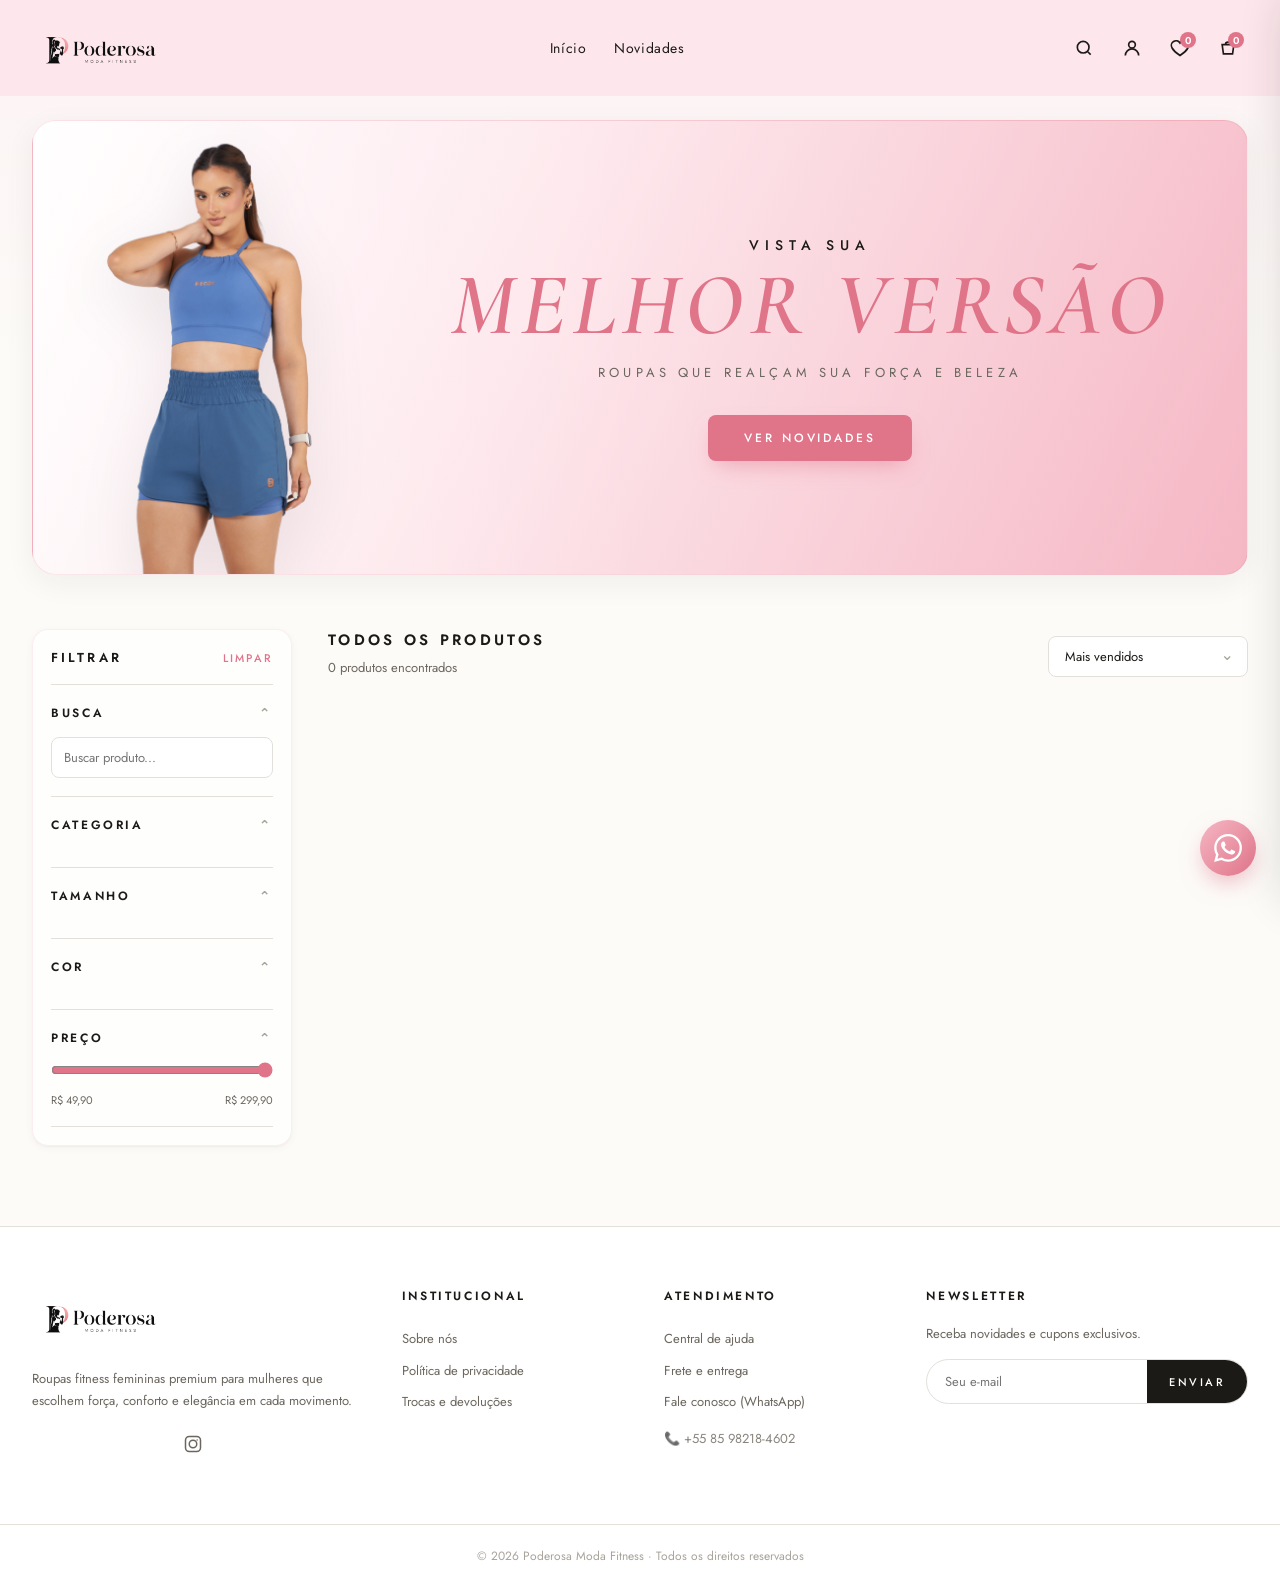
<file: index.html>
<!DOCTYPE html>
<html lang="pt-BR">
<head>
  <meta charset="UTF-8" />
  <meta name="viewport" content="width=device-width, initial-scale=1.0" />
  <title>Poderosa — Moda Fitness Premium</title>
  <meta name="description" content="Poderosa Moda Fitness — roupas femininas premium para alta performance, conforto e elegância." />
  <link rel="preconnect" href="https://fonts.googleapis.com">
  <link rel="preconnect" href="https://fonts.gstatic.com" crossorigin>
  <link href="https://fonts.googleapis.com/css2?family=Cormorant+Garamond:ital,wght@0,400;0,500;0,600;1,400&family=Jost:wght@300;400;500;600;700&display=swap" rel="stylesheet">
  <link rel="stylesheet" href="style.css" />
  <link rel="icon" type="image/png" href="assets/favicon.icon%20poderosa.png">
</head>
<body>
  <!-- HEADER -->
  <header class="header" id="header">
    <div class="header__inner">
      <a href="#" class="logo">
        <img src="assets/HEADER - Editado.png" alt="Poderosa" class="logo__img" />
      </a>

      <nav class="nav" id="nav">
        <a href="#" class="nav__link nav__link--active">Início</a>
        <a href="#produtos">Novidades</a>
      </nav>

      <div class="actions">
        <button class="icon-btn" aria-label="Buscar"><svg viewBox="0 0 24 24" fill="none" stroke="currentColor" stroke-width="2"><circle cx="11" cy="11" r="7"/><path d="m20 20-3.5-3.5"/></svg></button>
        <button class="icon-btn" aria-label="Conta"><svg viewBox="0 0 24 24" fill="none" stroke="currentColor" stroke-width="2"><circle cx="12" cy="8" r="4"/><path d="M4 21a8 8 0 0 1 16 0"/></svg></button>
        <button class="icon-btn icon-btn--badge" aria-label="Favoritos">
          <svg viewBox="0 0 24 24" fill="none" stroke="currentColor" stroke-width="2"><path d="M12 21s-7-4.5-9.5-9A5.5 5.5 0 0 1 12 6a5.5 5.5 0 0 1 9.5 6C19 16.5 12 21 12 21z"/></svg>
          <span class="badge" id="favoritesBadge">0</span>
        </button>
        <button class="icon-btn icon-btn--badge" id="cartButton" aria-label="Abrir sacola">
          <svg viewBox="0 0 24 24" fill="none" stroke="currentColor" stroke-width="2"><path d="M5 8h14l-1.5 11h-11z"/><path d="M9 8a3 3 0 0 1 6 0"/></svg>
          <span class="badge" id="cartBadge">0</span>
        </button>
        <button class="menu-toggle" id="menuToggle" aria-label="Menu">
          <span></span><span></span><span></span>
        </button>
      </div>
    </div>
  </header>

  <!-- HERO -->
  <section class="hero">
    <div class="hero__card">
      <img src="assets/hero model 2.png" alt="Modelo fitness" class="hero__model" />
      <div class="hero__content">
        <p class="hero__eyebrow">VISTA SUA</p>
        <h1 class="hero__title">Melhor Versão</h1>
        <p class="hero__sub">Roupas que realçam sua força e beleza</p>
        <a href="#produtos" class="btn btn--primary">VER NOVIDADES</a>
      </div>
    </div>
  </section>

  <!-- PRODUTOS -->
  <section class="shop" id="produtos">
    <div class="filter-overlay" id="filterOverlay"></div>
    <aside class="filters">
      <div class="filters__head">
        <h3>FILTRAR</h3>
        <button class="filters__close" id="closeFilters" aria-label="Fechar filtros">×</button>
        <button class="filters__clear" id="clearFilters">LIMPAR</button>
      </div>

      <div class="filter-group" data-group>
        <button class="filter-group__title">BUSCA <span>⌃</span></button>
        <div class="filter-group__body" style="padding:0">
          <input type="text" id="searchInput" placeholder="Buscar produto..." style="width:100%;padding:10px 12px;border:1px solid var(--gray-200);border-radius:8px;font-family:inherit;font-size:13px;" />
        </div>
      </div>

      <div class="filter-group" data-group>
        <button class="filter-group__title">CATEGORIA <span>⌃</span></button>
        <ul class="filter-group__body" data-filter="categories"></ul>
      </div>

      <div class="filter-group" data-group>
        <button class="filter-group__title">TAMANHO <span>⌃</span></button>
        <div class="filter-group__body sizes" data-filter="sizes"></div>
      </div>

      <div class="filter-group" data-group>
        <button class="filter-group__title">COR <span>⌃</span></button>
        <div class="filter-group__body colors" data-filter="colors"></div>
      </div>

      <div class="filter-group" data-group>
        <button class="filter-group__title">PREÇO <span>⌃</span></button>
        <div class="filter-group__body price">
          <input type="range" min="49" max="299" value="299" data-filter="price" />
          <div class="price__labels"><span>R$ 49,90</span><span>R$ 299,90</span></div>
        </div>
      </div>
    </aside>

    <div class="products">
      <div class="products__head">
        <div>
          <h2>TODOS OS PRODUTOS</h2>
          <p class="products__count"><span id="count">0</span> produtos encontrados</p>
        </div>
        <button class="filter-toggle" id="filterToggle" type="button">Filtrar</button>
        <div class="select">
          <select id="sortSelect" aria-label="Ordenar produtos">
            <option value="mais-vendidos">Mais vendidos</option>
            <option value="lancamentos">Novidades</option>
            <option value="menor-preco">Menor preço</option>
            <option value="maior-preco">Maior preço</option>
          </select>
        </div>
      </div>

      <div class="grid" id="grid"></div>
    </div>
  </section>

  <!-- FOOTER -->
  <footer class="footer">
    <div class="footer__inner">
      <div>
        <div class="logo logo--footer">
          <img src="assets/HEADER - Editado.png" alt="Poderosa" class="logo__img" />
        </div>
        <p>Roupas fitness femininas premium para mulheres que escolhem força, conforto e elegância em cada movimento.</p>
        <div class="social">
          <a class="social__link" href="https://www.instagram.com/poderosa_moda_fitnnes/" target="_blank" rel="noopener noreferrer" aria-label="Instagram">
            <svg xmlns="http://www.w3.org/2000/svg" width="18" height="18" viewBox="0 0 24 24" fill="none" stroke="currentColor" stroke-width="2" stroke-linecap="round" stroke-linejoin="round">
              <rect x="2" y="2" width="20" height="20" rx="5" ry="5"/>
              <circle cx="12" cy="12" r="5"/>
              <line x1="17.5" y1="6.5" x2="17.51" y2="6.5"/>
            </svg>
          </a>
        </div>
      </div>

      <div>

        <h4>INSTITUCIONAL</h4>
        <a href="#">Sobre nós</a><a href="#">Política de privacidade</a><a href="#">Trocas e devoluções</a>
      </div>
      <div>
        <h4>ATENDIMENTO</h4>
        <a href="#">Central de ajuda</a><a href="#">Frete e entrega</a><a href="#" data-whatsapp-contact target="_blank" rel="noopener noreferrer">Fale conosco (WhatsApp)</a>
        <p style="margin-top:10px;font-size:13px;opacity:.8">📞 +55 85 98218-4602</p>
      </div>
      <div>
        <h4>NEWSLETTER</h4>
        <p>Receba novidades e cupons exclusivos.</p>
        <form class="newsletter" onsubmit="event.preventDefault();this.querySelector('button').textContent='OK ✓'">
          <input type="email" placeholder="Seu e-mail" required>
          <button>ENVIAR</button>
        </form>
      </div>
    </div>
    <div class="footer__bottom">© 2026 Poderosa Moda Fitness · Todos os direitos reservados</div>
  </footer>

  <div class="cart-overlay" id="cartOverlay"></div>
  <aside class="cart-drawer" id="cartDrawer" aria-hidden="true">
    <div class="cart-drawer__head">
      <div>
        <p>Sua sacola</p>
        <h2>Pedido Poderosa</h2>
      </div>
      <button class="cart-close" id="cartClose" type="button" aria-label="Fechar sacola">×</button>
    </div>

    <div class="cart-items" id="cartItems"></div>

    <div class="cart-footer">
      <div class="cart-total">
        <span>Total</span>
        <strong id="cartTotal">R$ 0,00</strong>
      </div>
      <button class="cart-checkout" id="cartCheckout" type="button">Finalizar pedido no WhatsApp</button>
      <button class="cart-clear" id="cartClear" type="button">Limpar sacola</button>
    </div>
  </aside>

  <div class="toast" id="toast" role="status" aria-live="polite"></div>

  <a href="#" data-whatsapp-contact target="_blank" rel="noopener noreferrer" class="whatsapp" aria-label="WhatsApp">
    <svg xmlns="http://www.w3.org/2000/svg" width="28" height="28" viewBox="0 0 24 24" fill="white">
      <path d="M17.472 14.382c-.297-.149-1.758-.867-2.03-.967-.273-.099-.471-.148-.67.15-.197.297-.767.966-.94 1.164-.173.199-.347.223-.644.075-.297-.15-1.255-.463-2.39-1.475-.883-.788-1.48-1.761-1.653-2.059-.173-.297-.018-.458.13-.606.134-.133.298-.347.446-.52.149-.174.198-.298.298-.497.099-.198.05-.371-.025-.52-.075-.149-.669-1.612-.916-2.207-.242-.579-.487-.5-.669-.51-.173-.008-.371-.01-.57-.01-.198 0-.52.074-.792.372-.272.297-1.04 1.016-1.04 2.479 0 1.462 1.065 2.875 1.213 3.074.149.198 2.096 3.2 5.077 4.487.709.306 1.262.489 1.694.625.712.227 1.36.195 1.871.118.571-.085 1.758-.719 2.006-1.413.248-.694.248-1.289.173-1.413-.074-.124-.272-.198-.57-.347m-5.421 7.403h-.004a9.87 9.87 0 01-5.031-1.378l-.361-.214-3.741.982.998-3.648-.235-.374a9.86 9.86 0 01-1.51-5.26c.001-5.45 4.436-9.884 9.888-9.884 2.64 0 5.122 1.03 6.988 2.898a9.825 9.825 0 012.893 6.994c-.003 5.45-4.437 9.884-9.885 9.884m8.413-18.297A11.815 11.815 0 0012.05 0C5.495 0 .16 5.335.157 11.892c0 2.096.547 4.142 1.588 5.945L.057 24l6.305-1.654a11.882 11.882 0 005.683 1.448h.005c6.554 0 11.89-5.335 11.893-11.893a11.821 11.821 0 00-3.48-8.413z"/>
    </svg>
  </a>

  <script src="supabase-config.js"></script>
  <script src="products.js"></script>
  <script type="module" src="script.js"></script>
</body>
</html>
</file>
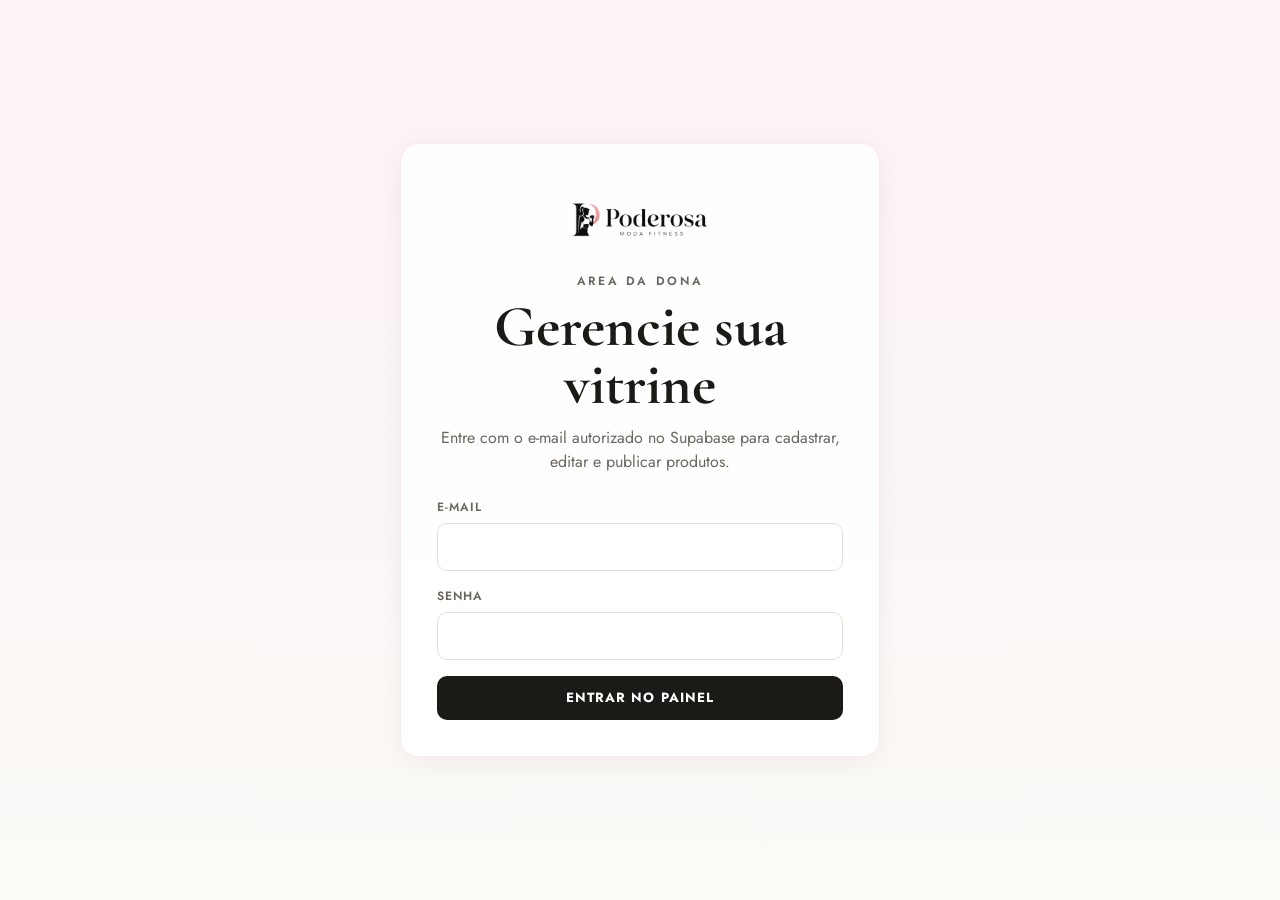
<file: admin.html>
<!DOCTYPE html>
<html lang="pt-BR">
<head>
  <meta charset="UTF-8">
  <meta name="viewport" content="width=device-width, initial-scale=1.0">
  <title>Admin Poderosa — Produtos</title>
  <meta name="robots" content="noindex">
  <link rel="preconnect" href="https://fonts.googleapis.com">
  <link rel="preconnect" href="https://fonts.gstatic.com" crossorigin>
  <link href="https://fonts.googleapis.com/css2?family=Cormorant+Garamond:ital,wght@0,500;0,600;1,500&family=Jost:wght@300;400;500;600;700&display=swap" rel="stylesheet">
  <link rel="stylesheet" href="style.css">
  <link rel="stylesheet" href="admin.css">
  <link rel="icon" type="image/png" href="assets/favicon.icon%20poderosa.png">
</head>
<body class="admin-page">
  <main class="admin-shell">
    <section class="admin-login" id="loginView">
      <div class="admin-login__card">
        <img src="assets/HEADER - Editado.png" alt="Poderosa" class="admin-login__logo">
        <p class="admin-kicker">Area da dona</p>
        <h1>Gerencie sua vitrine</h1>
        <p>Entre com o e-mail autorizado no Supabase para cadastrar, editar e publicar produtos.</p>

        <form id="loginForm" class="admin-form">
          <label>
            E-mail
            <input type="email" id="loginEmail" autocomplete="email" required>
          </label>
          <label>
            Senha
            <input type="password" id="loginPassword" autocomplete="current-password" required>
          </label>
          <button class="admin-button" type="submit">Entrar no painel</button>
        </form>

        <div class="admin-alert" id="setupAlert" hidden></div>
      </div>
    </section>

    <section class="admin-dashboard" id="dashboardView" hidden>
      <header class="admin-top">
        <div>
          <p class="admin-kicker">Poderosa Moda Fitness</p>
          <h1>Produtos</h1>
        </div>
        <div class="admin-top__actions">
          <a href="index.html" class="admin-link">Ver loja</a>
          <button class="admin-button admin-button--ghost" id="logoutButton" type="button">Sair</button>
        </div>
      </header>

      <div class="admin-alert admin-alert--dashboard" id="dashboardAlert" hidden></div>

      <div class="admin-layout">
        <aside class="admin-panel">
          <div class="admin-panel__head">
            <h2 id="formTitle">Novo produto</h2>
            <button class="admin-link" id="newProductButton" type="button">Limpar</button>
          </div>

          <form id="productForm" class="admin-form admin-form--grid">
            <input type="hidden" id="productId">
            <input type="hidden" id="createdAt">

            <label class="admin-field--full">
              Nome do produto
              <input type="text" id="nome" required>
            </label>

            <label>
              Preço
              <input type="number" id="preco" min="0" step="0.01" required>
            </label>

            <label>
              Preço promocional
              <input type="number" id="precoPromocional" min="0" step="0.01">
            </label>

            <label>
              Categoria
              <input type="text" id="categoria" list="categoryOptions" required>
              <datalist id="categoryOptions">
                <option value="Conjuntos"></option>
                <option value="Top"></option>
                <option value="Legging"></option>
                <option value="Short"></option>
                <option value="Macaquinho"></option>
                <option value="Acessorios"></option>
              </datalist>
            </label>

            <label>
              Status
              <select id="status">
                <option value="novo">Novo</option>
                <option value="mais_vendido">Mais vendido</option>
                <option value="promocao">Promoção</option>
                <option value="esgotado">Esgotado</option>
              </select>
            </label>

            <label>
              Tamanhos
              <input type="text" id="tamanhos" placeholder="P, M, G">
            </label>

            <label>
              Cores (texto ou Nome|#HEX)
              <input type="text" id="cores" placeholder="Ex: rosa, preto ou Rosa Claro|#f8c8d8">
            </label>


            <label>
              Estoque opcional
              <input type="number" id="estoque" min="0" step="1">
            </label>

            <label>
              Slug
              <input type="text" id="slug" placeholder="gerado automaticamente">
            </label>

            <label class="admin-field--full">
              Descrição/legenda
              <textarea id="descricao" rows="4"></textarea>
            </label>

            <fieldset class="admin-checks admin-field--full">
              <label><input type="checkbox" id="ativo" checked> Produto ativo na loja</label>
              <label><input type="checkbox" id="emDestaque"> Destacar na home</label>
              <label><input type="checkbox" id="noBanner"> Usar na vitrine/banner</label>
            </fieldset>

            <div class="upload-box admin-field--full">
              <div>
                <strong>Fotos do produto</strong>
                <span>JPG, PNG ou WEBP ate 4MB cada. Arraste na lista para mudar a ordem.</span>
              </div>

              <input type="file" id="imageGalleryInput" accept="image/*" multiple hidden>
              <input type="file" id="imageCameraInput" accept="image/*" capture="environment" hidden>

              <div class="upload-box__buttons" aria-label="Seleção de fotos">
                <button type="button" class="admin-button upload-box__button" id="chooseGalleryButton">Escolher da galeria</button>
                <button type="button" class="admin-button admin-button--ghost upload-box__button" id="chooseCameraButton">Tirar foto</button>
              </div>

              <div class="image-preview-list" id="imagePreviewList"></div>
            </div>

            <div class="admin-actions admin-field--full">
              <button class="admin-button" type="submit">Salvar produto</button>
              <button class="admin-button admin-button--ghost" id="toggleActiveButton" type="button" hidden>Desativar</button>
              <button class="admin-button admin-button--danger" id="deleteButton" type="button" hidden>Excluir</button>
            </div>
          </form>
        </aside>

        <section class="admin-products">
          <div class="admin-products__head">
            <div>
              <h2>Produtos cadastrados</h2>
              <p id="adminCount">Carregando...</p>
            </div>
            <input type="search" id="adminSearch" placeholder="Buscar no painel">
          </div>
          <div class="admin-list" id="adminList"></div>
        </section>
      </div>
    </section>
  </main>

  <script src="supabase-config.js"></script>
  <script src="products.js"></script>
  <script type="module" src="admin.js"></script>
</body>
</html>
</file>
<file: style.css>
/* === Poderosa Moda Fitness — Premium === */
:root{
  --pink-50:#fdf2f4;
  --pink-100:#fde7ec;
  --pink-200:#fbd5dd;
  --pink-300:#f5b7c4;
  --pink-400:#ec8aa0;
  --pink-500:#e07489;
  --nude:#f5ecdf;
  --nude-2:#ead8c2;
  --bg:#fcfbf8;
  --white:#ffffff;
  --gray-50:#f7f6f4;
  --gray-100:#eeece8;
  --gray-200:#e3e0db;
  --gray-400:#a8a39b;
  --gray-600:#6b665e;
  --ink:#1c1a17;
  --shadow-sm:0 1px 2px rgba(28,26,23,.04), 0 2px 8px rgba(28,26,23,.04);
  --shadow-md:0 8px 30px rgba(28,26,23,.06);
  --radius:18px;
  --radius-sm:10px;
  --ease:cubic-bezier(.4,0,.2,1);
  --serif:'Cormorant Garamond', serif;
  --sans:'Jost', system-ui, sans-serif;
}

*{box-sizing:border-box;margin:0;padding:0;-webkit-tap-highlight-color:transparent}
html{scroll-behavior:smooth}
body{
  font-family:var(--sans);
  background:
    linear-gradient(180deg, var(--pink-50) 0, var(--bg) 360px),
    var(--bg);
  color:var(--ink);
  font-weight:400;
  line-height:1.5;
  -webkit-font-smoothing:antialiased;
}
a{color:inherit;text-decoration:none}
button{font-family:inherit;cursor:pointer;border:none;background:none;color:inherit}
img{display:block;max-width:100%}

/* === Top Bar === */
.topbar{background:var(--pink-100);color:var(--ink);font-size:12px;letter-spacing:.02em}
.topbar__inner{
  max-width:1440px;margin:0 auto;padding:10px 32px;
  display:flex;justify-content:space-between;gap:24px;flex-wrap:wrap;align-items:center;
}
.topbar__item{display:inline-flex;align-items:center;gap:8px;color:var(--gray-600)}
.topbar__item strong{color:var(--ink);font-weight:600}

/* === Header === */
.header{
  position:sticky;top:0;z-index:50;
  background:var(--pink-100);
  transition:background .3s var(--ease), box-shadow .3s var(--ease), padding .3s var(--ease);
}
.header.scrolled{background:rgba(253,231,236,.85);backdrop-filter:blur(14px);box-shadow:var(--shadow-sm)}
.header__inner{
  max-width:1440px;margin:0 auto;padding:18px 32px;
  display:flex;align-items:center;justify-content:space-between;gap:32px;
}
.logo{display:inline-flex;align-items:center;flex-shrink:0}
.logo__img{height:60px;width:auto;display:block}

.nav{
  display:flex;justify-content:center;gap:28px;font-size:14px;letter-spacing:.04em;
  flex:1;margin:0 16px;
}
.nav a{position:relative;color:var(--ink);padding:6px 0;transition:color .25s var(--ease);white-space:nowrap}
.nav a:after{content:"";position:absolute;left:50%;bottom:0;width:0;height:1px;background:var(--pink-500);transition:all .35s var(--ease);transform:translateX(-50%)}
.nav a:hover{color:var(--pink-500)}
.nav a:hover:after{width:100%}
.nav__link--active{color:var(--pink-500)}
.nav__outlet{color:var(--pink-500);font-weight:500}

.actions{display:flex;align-items:center;gap:8px;flex-shrink:0}
.icon-btn{width:40px;height:40px;display:inline-grid;place-items:center;border-radius:50%;color:var(--ink);transition:all .25s var(--ease);position:relative}
.icon-btn svg{width:20px;height:20px}
.icon-btn:hover{background:rgba(255,255,255,.55);color:var(--pink-500);transform:translateY(-1px)}
.badge{position:absolute;top:4px;right:4px;background:var(--pink-500);color:#fff;font-size:10px;width:16px;height:16px;border-radius:50%;display:grid;place-items:center;font-weight:600}

.menu-toggle{display:none;flex-direction:column;gap:5px;width:40px;height:40px;align-items:center;justify-content:center}
.menu-toggle span{display:block;width:22px;height:1.5px;background:var(--ink);transition:.3s var(--ease)}
.menu-toggle.open span:nth-child(1){transform:translateY(6.5px) rotate(45deg)}
.menu-toggle.open span:nth-child(2){opacity:0}
.menu-toggle.open span:nth-child(3){transform:translateY(-6.5px) rotate(-45deg)}

/* === Hero === */
.hero{max-width:1440px;margin:24px auto 0;padding:0 32px}
.hero__card{
  position:relative;
  background:linear-gradient(115deg,#fff 0%,var(--pink-100) 42%,var(--pink-300) 100%);
  border:1px solid rgba(224,116,137,.16);
  border-radius:24px;
  min-height:400px;
  display:grid;
  grid-template-columns:340px 1fr;
  align-items:center;
  overflow:hidden;
  box-shadow:var(--shadow-md);
}
.hero__card:before{
  content:"";position:absolute;inset:0;
  background:linear-gradient(90deg,rgba(255,255,255,.22),rgba(255,255,255,0) 52%);
  pointer-events:none;
}
.hero__model{
  align-self:stretch;width:340px;height:100%;margin:0;
  object-fit:cover;object-position:center;
  filter:drop-shadow(0 20px 30px rgba(0,0,0,.08));
  animation:floatIn 1s var(--ease) both;
}
.hero__content{
  padding:48px 40px;text-align:center;
  animation:fadeUp .9s .15s var(--ease) both;
  position:relative;z-index:1;
  display:flex;flex-direction:column;align-items:center;justify-content:center;
}
.hero__eyebrow{
  font-size:14px;letter-spacing:.42em;color:var(--ink);margin-bottom:8px;
  font-weight:500;text-transform:uppercase;
}
.hero__title{
  font-family:var(--serif);font-style:italic;font-weight:600;
  font-size:clamp(52px,7vw,88px);line-height:.95;
  color:var(--pink-500);
  letter-spacing:.06em;text-transform:uppercase;
  margin-bottom:16px;
}
.hero__sub{
  font-size:13px;letter-spacing:.32em;color:var(--gray-600);
  margin-bottom:32px;text-transform:uppercase;
}
.btn{
  display:inline-block;padding:14px 36px;border-radius:8px;
  font-size:12px;letter-spacing:.24em;font-weight:500;
  transition:all .35s var(--ease);
  text-transform:uppercase;
}
.btn--primary{
  background:var(--pink-500);
  color:#fff;box-shadow:0 10px 22px -8px rgba(224,116,137,.55);
}
.btn--primary:hover{transform:translateY(-2px);box-shadow:0 14px 28px -8px rgba(224,116,137,.7)}

@keyframes floatIn{from{opacity:0;transform:translateY(20px)}to{opacity:1;transform:translateY(0)}}
@keyframes fadeUp{from{opacity:0;transform:translateY(16px)}to{opacity:1;transform:translateY(0)}}

/* === Shop === */
.shop{max-width:1440px;margin:54px auto;padding:0 32px;display:grid;grid-template-columns:260px 1fr;gap:36px}

.filters{position:sticky;top:120px;align-self:start;background:rgba(255,255,255,.72);border:1px solid rgba(224,116,137,.12);border-radius:16px;padding:18px;box-shadow:var(--shadow-sm)}
.filters__head{display:flex;justify-content:space-between;align-items:center;padding-bottom:16px;border-bottom:1px solid var(--gray-200)}
.filters__head h3{font-size:13px;letter-spacing:.24em;font-weight:600}
.filters__clear{font-size:11px;letter-spacing:.2em;color:var(--pink-500);font-weight:500;transition:opacity .2s}
.filters__clear:hover{opacity:.7}
.filters__close,.filter-toggle,.filter-overlay{display:none}

.filter-group{border-bottom:1px solid var(--gray-200);padding:18px 0}
.filter-group__title{width:100%;display:flex;justify-content:space-between;align-items:center;font-size:12px;letter-spacing:.22em;font-weight:600}
.filter-group__title span{transition:transform .3s var(--ease);font-size:14px;color:var(--gray-400)}
.filter-group.collapsed .filter-group__title span{transform:rotate(180deg)}
.filter-group__body{margin-top:14px;list-style:none;display:flex;flex-direction:column;gap:8px;overflow:hidden;transition:.35s var(--ease)}
.filter-group.collapsed .filter-group__body{max-height:0;margin-top:0;opacity:0}
.filter-group__body label{display:flex;align-items:center;gap:8px;font-size:13px;color:var(--gray-600);cursor:pointer;transition:color .2s}
.filter-group__body label:hover{color:var(--ink)}
.filter-group__body em{font-style:normal;color:var(--gray-400);font-size:12px}
.filter-group__body input[type=checkbox]{accent-color:var(--pink-500);width:14px;height:14px}

.sizes{flex-direction:row;flex-wrap:wrap;gap:6px}
.size{width:42px;height:34px;border:1px solid var(--gray-200);border-radius:6px;font-size:12px;font-weight:500;color:var(--ink);transition:all .2s var(--ease);background:#fff}
.size:hover,.size.active{border-color:var(--pink-400);background:var(--pink-50);color:var(--pink-500)}

.colors{flex-direction:row;flex-wrap:wrap;gap:8px}
.swatch{width:28px;height:28px;border-radius:50%;background:var(--c);border:2px solid #fff;box-shadow:0 0 0 1px var(--gray-200);transition:transform .2s var(--ease), box-shadow .2s}
.swatch:hover,.swatch.active{transform:scale(1.12);box-shadow:0 0 0 2px var(--pink-400)}

.price input[type=range]{width:100%;accent-color:var(--pink-500)}
.price__labels{display:flex;justify-content:space-between;font-size:11px;color:var(--gray-600);margin-top:6px}

/* === Products === */
.products__head{display:flex;justify-content:space-between;align-items:flex-end;margin-bottom:28px;flex-wrap:wrap;gap:16px}
.products__head h2{font-size:15px;letter-spacing:.22em;font-weight:600}
.products__count{font-size:13px;color:var(--gray-600);margin-top:6px}
.select{position:relative}
.select:after{content:"⌄";position:absolute;right:14px;top:50%;transform:translateY(-60%);color:var(--gray-400);pointer-events:none}
.select select{appearance:none;padding:10px 38px 10px 16px;border:1px solid var(--gray-200);background:#fff;border-radius:8px;font-family:inherit;font-size:13px;color:var(--ink);cursor:pointer;min-width:200px}

.grid{display:grid;grid-template-columns:repeat(auto-fill,minmax(245px,1fr));gap:28px 22px}

/* PRODUCT CARD */
.product-card {
  background: #fff;
  border: 1px solid rgba(28,26,23,.06);
  border-radius: 18px;
  overflow: hidden;
  position: relative;
  transition: 0.4s ease;
  box-shadow: 0 8px 24px rgba(28,26,23,.055);
  cursor: pointer;
}
.product-card:hover {
  transform: translateY(-5px);
  box-shadow: 0 18px 38px rgba(28,26,23,.1);
}
.product-image {
  position: relative;
  width: 100%;
  aspect-ratio: 4/5;
  overflow: hidden;
  border-radius: 0;
  background: var(--pink-50);
}
.product-image img {
  position: absolute;
  inset: 0;
  width: 100%;
  height: 100%;
  object-fit: cover;
  object-position: center top;
  transition: opacity 0.5s ease, transform 0.6s ease;
}
.main-img { opacity: 1; z-index: 1; }
.hover-img { opacity: 0; z-index: 2; }
.product-card:hover .hover-img { opacity: 1; transform: scale(1.03); }
.product-card:hover .main-img { opacity: 0; }
.product-info { padding: 16px; }
.product-category{font-size:11px;letter-spacing:.16em;text-transform:uppercase;color:var(--pink-500);font-weight:600;margin-bottom:6px}
.product-info h3 { font-size: 17px; margin-bottom: 8px; color: #111; min-height: 2.8em; }
.product-meta{display:flex;flex-wrap:wrap;gap:5px;margin-bottom:10px}
.product-meta span{min-width:26px;padding:3px 7px;border:1px solid var(--gray-200);border-radius:999px;font-size:11px;text-align:center;color:var(--gray-600)}
.price-line{display:flex;align-items:baseline;gap:8px;flex-wrap:wrap;margin-bottom:16px}
.product-info .price { font-size: 22px; font-weight: 600; color: #111; }
.old-price{font-size:13px;color:var(--gray-400);text-decoration:line-through}
.buy-btn {
  width: 100%; border: none; padding: 14px; border-radius: 14px;
  background: linear-gradient(135deg, #f3b6c3, #e89ab0);
  color: white; font-weight: 600; cursor: pointer; transition: 0.3s ease;
}
.buy-btn:hover { transform: translateY(-2px); opacity: 0.95; }
.buy-btn:disabled{background:var(--gray-200);color:var(--gray-600);cursor:not-allowed;transform:none}
.favorite {
  width: 38px; height: 38px; border-radius: 50%; border: 1px solid rgba(28,26,23,.06);
  background: rgba(255,255,255,0.9); backdrop-filter: blur(10px);
  cursor: pointer; font-size: 18px; display: grid; place-items: center; transition: 0.3s;
}
.favorite.active { color: #e07489; }
.product-actions { position: absolute; top: 14px; right: 14px; z-index: 5; }
.badge-product {
  position: absolute; top: 14px; left: 14px; z-index: 5;
  background: #111; color: white; padding: 7px 11px; border-radius: 50px; font-size: 11px; font-weight: 700;letter-spacing:.08em;text-transform:uppercase;
}
.badge-product--promocao{background:var(--pink-500)}
.badge-product--mais_vendido{background:#1c1a17}
.badge-product--esgotado{background:var(--gray-600)}

.empty-state{
  grid-column:1/-1;
  min-height:260px;
  display:grid;
  place-items:center;
  align-content:center;
  gap:8px;
  border:1px dashed var(--gray-200);
  border-radius:18px;
  background:#fff;
  color:var(--gray-600);
  text-align:center;
  padding:28px;
}
.empty-state strong{color:var(--ink);font-size:18px}
.empty-state--error{border-color:var(--pink-300);background:var(--pink-50)}

.product-card--skeleton{pointer-events:none}
.product-card--skeleton .product-image,
.product-card--skeleton .product-info span,
.product-card--skeleton .product-info strong,
.product-card--skeleton .product-info p,
.product-card--skeleton .product-info button{
  background:linear-gradient(90deg,var(--gray-100),#fff,var(--gray-100));
  background-size:220% 100%;
  animation:skeleton 1.4s infinite;
}
.product-card--skeleton .product-info span,
.product-card--skeleton .product-info strong,
.product-card--skeleton .product-info p,
.product-card--skeleton .product-info button{display:block;border-radius:8px;height:14px;margin-bottom:10px}
.product-card--skeleton .product-info strong{height:24px;width:80%}
.product-card--skeleton .product-info p{height:22px;width:48%}
.product-card--skeleton .product-info button{height:44px;width:100%;margin:0}
@keyframes skeleton{to{background-position:-220% 0}}

/* === MODAL === */
.product-modal {
  position: fixed; inset: 0;
  background: rgba(0,0,0,0.65);
  backdrop-filter: blur(8px);
  display: flex;
  align-items: center;
  justify-content: center;
  z-index: 9999;
  padding: 20px;
}
.modal-content {
  background: white;
  width: 100%;
  max-width: 1100px;
  border-radius: 30px;
  display: flex;
  gap: 40px;
  padding: 40px;
  align-items: flex-start;
  animation: fadeUp 0.3s ease;
  position: relative;
}
.close-modal {
  position: absolute; top: 20px; right: 20px;
  width: 50px; height: 50px; border-radius: 50%;
  border: none; background: white; font-size: 28px;
  cursor: pointer; z-index: 10;
  display: grid; place-items: center;
  box-shadow: 0 4px 12px rgba(0,0,0,0.1);
}
.modal-gallery { flex: 1; min-width: 0; }
.main-modal-image { width: 100%; border-radius: 20px; margin-bottom: 20px; }
.thumbs { display: flex; gap: 12px; }
.thumb {
  width: 80px; height: 100px;
  object-fit: cover;
  border-radius: 12px;
  cursor: pointer;
  border: 2px solid transparent;
  transition: border-color 0.3s;
}
.thumb.active { border-color: #e89ab0; }
.modal-info { flex: 1; display: flex; flex-direction: column; justify-content: center; padding-top: 20px; }
.modal-info h2 { font-size: 42px; margin-bottom: 14px; }
.modal-price { font-size: 28px; font-weight: 700; }
.price-line--modal{margin-bottom:20px}
.modal-info p { color: #666; margin-bottom: 24px; line-height: 1.6; }

/* === Sacola === */
.cart-overlay{
  position:fixed;
  inset:0;
  z-index:110;
  background:rgba(28,26,23,.38);
  opacity:0;
  pointer-events:none;
  transition:opacity .25s var(--ease);
}

.cart-drawer{
  position:fixed;
  top:0;
  right:0;
  z-index:120;
  width:min(430px,100vw);
  height:100dvh;
  display:grid;
  grid-template-rows:auto 1fr auto;
  background:#fff;
  box-shadow:-18px 0 42px rgba(28,26,23,.16);
  transform:translateX(105%);
  transition:transform .32s var(--ease);
}

body.cart-open{
  overflow:hidden;
}

body.cart-open .cart-overlay{
  opacity:1;
  pointer-events:auto;
}

body.cart-open .cart-drawer{
  transform:translateX(0);
}

.cart-drawer__head{
  display:flex;
  align-items:center;
  justify-content:space-between;
  gap:18px;
  padding:24px;
  border-bottom:1px solid var(--gray-200);
  background:linear-gradient(135deg,#fff,var(--pink-50));
}

.cart-drawer__head p{
  color:var(--pink-500);
  font-size:12px;
  font-weight:700;
  letter-spacing:.18em;
  text-transform:uppercase;
}

.cart-drawer__head h2{
  font-family:var(--serif);
  font-size:32px;
  line-height:1;
  margin-top:4px;
}

.cart-close{
  width:42px;
  height:42px;
  display:grid;
  place-items:center;
  border-radius:50%;
  background:#fff;
  border:1px solid var(--gray-200);
  font-size:24px;
}

.cart-items{
  overflow:auto;
  padding:18px;
  display:grid;
  align-content:start;
  gap:14px;
}

.cart-empty{
  min-height:260px;
  display:grid;
  place-items:center;
  align-content:center;
  gap:8px;
  color:var(--gray-600);
  text-align:center;
  border:1px dashed var(--gray-200);
  border-radius:16px;
  background:var(--gray-50);
  padding:24px;
}

.cart-empty strong{
  color:var(--ink);
  font-size:18px;
}

.cart-item{
  display:grid;
  grid-template-columns:88px 1fr;
  gap:13px;
  padding:10px;
  border:1px solid var(--gray-200);
  border-radius:14px;
  background:#fff;
}

.cart-item img{
  width:88px;
  height:112px;
  object-fit:cover;
  object-position:center top;
  border-radius:10px;
  background:var(--pink-50);
}

.cart-item__body{
  display:grid;
  gap:10px;
  min-width:0;
}

.cart-item__body h3{
  font-size:15px;
  line-height:1.25;
}

.cart-item__body p{
  color:var(--gray-600);
  font-size:12px;
  margin-top:4px;
  text-transform:capitalize;
}

.cart-item__meta{
  display:flex;
  align-items:center;
  justify-content:space-between;
  gap:8px;
  font-size:13px;
}

.cart-item__meta span{
  color:var(--gray-600);
}

.cart-item__controls{
  display:flex;
  align-items:center;
  flex-wrap:wrap;
  gap:8px;
}

.cart-item__controls button{
  min-width:32px;
  height:32px;
  display:grid;
  place-items:center;
  border-radius:999px;
  background:var(--pink-50);
  border:1px solid var(--pink-200);
  font-weight:700;
}

.cart-item__controls span{
  min-width:26px;
  text-align:center;
  font-weight:700;
}

.cart-remove{
  min-width:auto !important;
  padding:0 12px;
  color:#a92e40;
  background:#fff0f2 !important;
}

.cart-footer{
  display:grid;
  gap:12px;
  padding:18px 24px 24px;
  border-top:1px solid var(--gray-200);
  background:#fff;
}

.cart-total{
  display:flex;
  align-items:center;
  justify-content:space-between;
  font-size:15px;
}

.cart-total strong{
  font-size:22px;
}

.cart-checkout,
.cart-clear{
  min-height:48px;
  border-radius:12px;
  font-weight:700;
  letter-spacing:.08em;
  text-transform:uppercase;
}

.cart-checkout{
  background:var(--ink);
  color:#fff;
}

.cart-checkout:disabled,
.cart-clear:disabled{
  cursor:not-allowed;
  opacity:.45;
}

.cart-clear{
  color:var(--pink-500);
  background:var(--pink-50);
}

.variant-modal{
  position:fixed;
  inset:0;
  z-index:130;
  display:grid;
  place-items:center;
  padding:18px;
  background:rgba(28,26,23,.58);
  backdrop-filter:blur(8px);
}

.variant-box{
  position:relative;
  width:min(760px,100%);
  display:grid;
  grid-template-columns:minmax(220px,.82fr) 1fr;
  gap:24px;
  padding:24px;
  border-radius:22px;
  background:#fff;
  box-shadow:var(--shadow-md);
}

.variant-box > img{
  width:100%;
  height:100%;
  min-height:360px;
  object-fit:cover;
  object-position:center top;
  border-radius:16px;
  background:var(--pink-50);
}

.variant-box__info{
  display:flex;
  flex-direction:column;
  justify-content:center;
  gap:16px;
}

.variant-box__info h2{
  font-size:30px;
  line-height:1.1;
}

.variant-box__info strong{
  font-size:24px;
}

.variant-group{
  display:grid;
  gap:9px;
}

.variant-group > span{
  font-size:12px;
  font-weight:700;
  letter-spacing:.14em;
  text-transform:uppercase;
}

.variant-group > div{
  display:flex;
  flex-wrap:wrap;
  gap:8px;
}

.variant-group button{
  min-width:42px;
  min-height:38px;
  padding:0 13px;
  border:1px solid var(--gray-200);
  border-radius:999px;
  background:#fff;
  font-weight:700;
  text-transform:capitalize;
}

.variant-group button.active{
  border-color:var(--pink-500);
  background:var(--pink-50);
  color:var(--pink-500);
}

.toast{
  position:fixed;
  left:50%;
  bottom:24px;
  z-index:160;
  max-width:min(420px,calc(100vw - 32px));
  padding:12px 16px;
  border-radius:999px;
  background:var(--ink);
  color:#fff;
  font-size:14px;
  box-shadow:var(--shadow-md);
  opacity:0;
  pointer-events:none;
  transform:translate(-50%,12px);
  transition:opacity .2s var(--ease), transform .2s var(--ease);
}

.toast.show{
  opacity:1;
  transform:translate(-50%,0);
}

/* === Footer === */
.footer{background:#fff;border-top:1px solid var(--gray-200);margin-top:80px}
.footer__inner{max-width:1440px;margin:0 auto;padding:60px 32px;display:grid;grid-template-columns:1.5fr 1fr 1fr 1.5fr;gap:48px}
.footer h4{font-size:12px;letter-spacing:.22em;margin-bottom:18px;font-weight:600}
.footer a{display:block;font-size:13px;color:var(--gray-600);padding:6px 0;transition:color .2s}
.footer a:hover{color:var(--pink-500)}
.footer p{font-size:13px;color:var(--gray-600);margin-top:14px;line-height:1.7}
.newsletter{display:flex;margin-top:14px;border:1px solid var(--gray-200);border-radius:50px;overflow:hidden}
.newsletter input{flex:1;padding:12px 18px;border:none;outline:none;font-family:inherit;font-size:13px;background:transparent}
.newsletter button{padding:0 22px;background:var(--ink);color:#fff;font-size:11px;letter-spacing:.22em;font-weight:500}
.footer__bottom{border-top:1px solid var(--gray-200);text-align:center;padding:22px;font-size:12px;color:var(--gray-400)}

/* === Instagram (footer) === */
.social{margin-top:16px;display:flex;justify-content:center}
.social__link{
  display:inline-flex;align-items:center;justify-content:center;
  color:var(--pink-500);
  transition:transform .2s var(--ease);
}
.social__link:hover{transform:translateY(-2px)}

/* === Whatsapp CTA === */
.whatsapp-cta{
  text-align:center;padding:48px 0 16px;
}
.whatsapp-cta .btn--whatsapp{
  display:inline-flex;align-items:center;
  background:#25d366;color:#fff;
  padding:16px 40px;border-radius:50px;
  font-size:14px;letter-spacing:.12em;font-weight:600;
  box-shadow:0 10px 22px -8px rgba(37,211,102,.55);
  transition:all .35s var(--ease);
}
.whatsapp-cta .btn--whatsapp:hover{
  transform:translateY(-3px);
  box-shadow:0 14px 28px -8px rgba(37,211,102,.7);
  background:#20ba5c;
}
.whatsapp-cta__phone{
  margin-top:12px;font-size:15px;color:var(--gray-600);letter-spacing:.06em;
}

/* === Whatsapp floating === */
.whatsapp{
  position:fixed;right:24px;bottom:24px;
  width:56px;height:56px;
  display:flex;align-items:center;justify-content:center;
  border-radius:50%;
  background:linear-gradient(135deg,var(--pink-300),var(--pink-500));
  z-index:40;
  box-shadow:0 10px 25px -6px rgba(224,116,137,.6);
  transition:transform .3s var(--ease), box-shadow .3s var(--ease);
  overflow:hidden;
}

.whatsapp:hover{transform:scale(1.08) rotate(-4deg);box-shadow:0 16px 35px -10px rgba(224,116,137,.7)}


/* === Responsive === */
@media (max-width:1100px){
  .nav{gap:18px;font-size:13px}
  .hero__card{grid-template-columns:280px 1fr;min-height:340px}
  .hero__model{width:280px}
}
@media (max-width:900px){
  .header__inner{display:flex;align-items:center;justify-content:space-between;gap:16px}
  .menu-toggle{display:flex}
  .nav{
    position:absolute;top:100%;left:0;right:0;
    flex-direction:column;background:#fff;
    padding:24px;gap:0;align-items:stretch;
    transform:translateY(-12px);opacity:0;pointer-events:none;
    transition:.3s var(--ease);box-shadow:var(--shadow-md);
    flex:unset;margin:0;z-index:100;
  }
  .nav.open{transform:translateY(0);opacity:1;pointer-events:auto}
  .nav a{
    padding:14px 0;font-size:15px;
    border-bottom:1px solid var(--gray-100);
  }
  .nav a:last-child{border-bottom:none}
  .nav a:after{display:none}
  .actions .icon-btn:nth-child(-n+2){display:none}
  .shop{grid-template-columns:1fr;gap:32px}
  .filters{position:static;display:grid;grid-template-columns:1fr 1fr;gap:8px 16px}
  .filters__head{grid-column:1/-1}
  .hero__card{grid-template-columns:1fr;text-align:center;padding:32px 24px 24px}
  .hero__card:before{display:none}
  .hero__model{height:260px;margin:0 auto;align-self:center;margin-top:0;width:auto;max-width:280px}
  .hero__eyebrow{font-size:12px;letter-spacing:.3em}
  .hero__sub{font-size:11px;letter-spacing:.2em;margin-bottom:24px}
  .btn{padding:16px 32px;font-size:13px;width:100%;text-align:center}
  .footer__inner{grid-template-columns:1fr 1fr;gap:36px}
  .modal-content{flex-direction:column;padding:20px;max-height:90vh;overflow-y:auto}
  .modal-info{padding-top:0}
  .modal-info h2{font-size:28px}
  .modal-price{font-size:22px}
  .thumb{width:65px;height:80px}
.whatsapp{width:52px;height:52px;right:16px;bottom:18px}
  .whatsapp svg{width:24px;height:24px}
  /* evita brigar visualmente com o botão de filtro no celular */
  .filter-toggle{margin-bottom:82px}

  .variant-box{grid-template-columns:1fr;max-height:92dvh;overflow:auto}
  .variant-box > img{min-height:260px;max-height:360px}
}
@media (max-width:560px){
  .topbar__inner{justify-content:center;padding:8px 16px;gap:14px}
  .topbar__item:nth-child(3){display:none}
  .header__inner{padding:12px 16px}
  .logo__img{height:48px}

  /* 1ª dobra: hero mais compacto e premium */
  .hero{padding:0 12px;margin-top:10px}
  .hero__card{padding:18px 16px 14px;border-radius:18px;min-height:auto}
  .hero__content{padding:0;gap:8px;justify-content:center}
  .hero__eyebrow{font-size:11px;margin-bottom:6px;letter-spacing:.36em}

  .hero__model{height:228px;max-width:260px;object-position:center 20%}
  .hero__title{font-size:36px;margin-bottom:8px;line-height:0.95}
  .hero__sub{font-size:9px;margin-bottom:14px;line-height:1.3}

  .btn{padding:12px 22px;font-size:11px;border-radius:10px}
  .btn--primary{box-shadow:0 10px 22px -10px rgba(224,116,137,.55)}

  .shop{padding:0 12px;margin:24px auto}
  .products__head h2{font-size:13px;letter-spacing:.15em}
  .products__head{align-items:center;display:grid;grid-template-columns:1fr auto;gap:10px}
  .products__head .select{grid-column:1/-1}
  .filter-toggle{
    display:inline-flex;align-items:center;justify-content:center;
    height:40px;padding:0 16px;border-radius:999px;background:var(--ink);color:#fff;
    font-size:12px;font-weight:600;letter-spacing:.12em;text-transform:uppercase;
  }
  .filter-overlay{
    position:fixed;inset:0;background:rgba(28,26,23,.36);z-index:80;
    opacity:0;pointer-events:none;transition:opacity .25s var(--ease);
  }
  .filters{
    position:fixed;top:0;left:0;bottom:0;z-index:90;width:min(88vw,360px);
    display:block;overflow-y:auto;background:#fff;padding:22px 18px;
    transform:translateX(-105%);transition:transform .28s var(--ease);
    box-shadow:var(--shadow-md);
  }
  body.filters-open{overflow:hidden}
  body.filters-open .filters{transform:translateX(0)}
  body.filters-open .filter-overlay{display:block;opacity:1;pointer-events:auto}
  .filters__close{
    display:grid;place-items:center;width:34px;height:34px;border-radius:50%;
    background:var(--pink-50);font-size:20px;line-height:1;
  }
  .filters__head{gap:12px}
  .grid{grid-template-columns:repeat(2,1fr);gap:12px 10px}
  .product-card{border-radius:14px}
  .product-image{border-radius:0}
  .product-info{padding:10px}
  .product-info h3{font-size:13px;margin-bottom:4px;min-height:3.1em}
  .product-category{font-size:9px;letter-spacing:.1em}
  .product-meta{display:none}
  .product-info .stars{font-size:11px;margin-bottom:6px}
  .price-line{margin-bottom:10px}
  /* Deixar a marcação/sobreposição da lista mais discreta no celular */
  .badge-product{font-size:10px; padding:6px 9px; top:10px; left:10px}
  .product-actions{top:10px; right:10px}
  .product-card .product-info h3{font-size:12px; margin-bottom:2px; min-height:2.6em}
  /* Evita o texto grande “encaixar” no meio da foto */
  .product-image img{object-position:center top;}

  .product-info .price{font-size:16px}
  .old-price{font-size:11px}

  .buy-btn{padding:10px;border-radius:10px;font-size:12px}
  .filter-group{padding:14px 0}
  .footer__inner{grid-template-columns:1fr;padding:32px 16px;gap:28px}
  .footer h4{font-size:11px}
  .footer a{font-size:12px;padding:5px 0}
  .newsletter{flex-direction:column;border-radius:12px}
  .newsletter input{padding:14px 16px}
  .newsletter button{padding:14px;border-radius:0 0 12px 12px}
  .whatsapp-cta .btn--whatsapp{padding:14px 28px;font-size:13px}
  .modal-content{padding:16px;border-radius:20px}
  .close-modal{width:40px;height:40px;font-size:22px;top:12px;right:12px}
  .select select{min-width:160px;font-size:12px;padding:8px 32px 8px 12px}
  .cart-drawer{width:100vw}
  .cart-drawer__head{padding:18px}
  .cart-drawer__head h2{font-size:28px}
  .cart-items{padding:12px}
  .cart-footer{padding:14px 16px 18px}
  .cart-item{grid-template-columns:74px 1fr;gap:10px}
  .cart-item img{width:74px;height:96px}
  .cart-item__body h3{font-size:14px}
  .cart-item__controls{gap:6px}
  .cart-item__controls button{min-width:30px;height:30px}
  .cart-checkout,.cart-clear{min-height:46px;font-size:12px}
  .variant-modal{padding:10px;place-items:end center}
  .variant-box{width:100%;border-radius:20px 20px 0 0;padding:16px;gap:16px}
  .variant-box > img{min-height:220px;max-height:260px}
  .variant-box__info h2{font-size:24px}
  .variant-box__info strong{font-size:21px}
  .toast{bottom:14px;border-radius:14px;text-align:center}
}

@media (max-width:380px){
  .actions{gap:3px}
  .icon-btn,.menu-toggle{width:36px;height:36px}
  .logo__img{height:42px}
  .hero__title{font-size:36px}
  .grid{grid-template-columns:1fr}
  .product-info h3{min-height:auto}
}

@media (min-width:1441px){
  .grid{grid-template-columns:repeat(4,1fr)}
}
</file>
<file: admin.css>
.admin-page {
  min-height: 100vh;
  background: linear-gradient(180deg, var(--pink-50), var(--bg));
}

.admin-shell {
  max-width: 1440px;
  margin: 0 auto;
  padding: 28px;
}

.admin-login {
  min-height: calc(100vh - 56px);
  display: grid;
  place-items: center;
}

.admin-login__card,
.admin-panel,
.admin-products {
  background: rgba(255,255,255,.88);
  border: 1px solid rgba(224,116,137,.16);
  border-radius: 18px;
  box-shadow: var(--shadow-md);
}

.admin-login__card {
  width: min(480px, 100%);
  padding: 36px;
  text-align: center;
}

.admin-login__logo {
  width: 170px;
  margin: 0 auto 18px;
}

.admin-kicker {
  color: var(--pink-500);
  font-size: 12px;
  font-weight: 600;
  letter-spacing: .22em;
  text-transform: uppercase;
}

.admin-login h1,
.admin-top h1 {
  font-family: var(--serif);
  font-size: clamp(36px, 5vw, 58px);
  line-height: 1;
  margin: 8px 0 12px;
}

.admin-login p {
  color: var(--gray-600);
}

.admin-form {
  display: grid;
  gap: 16px;
  margin-top: 24px;
  text-align: left;
}

.admin-form--grid {
  grid-template-columns: repeat(2, minmax(0, 1fr));
}

.admin-form label {
  display: grid;
  gap: 7px;
  color: var(--gray-600);
  font-size: 12px;
  font-weight: 600;
  letter-spacing: .08em;
  text-transform: uppercase;
}

.admin-form input,
.admin-form textarea,
.admin-form select,
.admin-products__head input {
  width: 100%;
  border: 1px solid var(--gray-200);
  border-radius: 10px;
  background: #fff;
  color: var(--ink);
  font: 400 15px var(--sans);
  padding: 12px 13px;
  outline: none;
  transition: border-color .2s var(--ease), box-shadow .2s var(--ease);
}

.admin-form textarea {
  resize: vertical;
}

.admin-form input:focus,
.admin-form textarea:focus,
.admin-form select:focus,
.admin-products__head input:focus {
  border-color: var(--pink-400);
  box-shadow: 0 0 0 4px rgba(224,116,137,.12);
}

.admin-field--full,
.admin-actions,
.upload-box {
  grid-column: 1 / -1;
}

.admin-button {
  display: inline-flex;
  align-items: center;
  justify-content: center;
  min-height: 44px;
  border-radius: 10px;
  background: var(--ink);
  color: #fff;
  font-weight: 700;
  letter-spacing: .08em;
  padding: 0 18px;
  text-transform: uppercase;
  transition: transform .2s var(--ease), opacity .2s var(--ease);
}

.admin-button:hover {
  transform: translateY(-1px);
  opacity: .94;
}

.admin-button--ghost {
  background: #fff;
  color: var(--ink);
  border: 1px solid var(--gray-200);
}

.admin-button--danger {
  background: #b83244;
}

.admin-button:disabled {
  cursor: wait;
  opacity: .65;
  transform: none;
}

.admin-link {
  color: var(--pink-500);
  font-size: 12px;
  font-weight: 700;
  letter-spacing: .12em;
  text-transform: uppercase;
}

.admin-alert {
  margin-top: 18px;
  padding: 12px 14px;
  border-radius: 10px;
  background: #fff4d8;
  color: #73520d;
  font-size: 13px;
  text-align: left;
}

.admin-alert[data-type="success"] {
  background: #e9f8ef;
  color: #1d6b38;
}

.admin-alert--dashboard {
  margin: 0 0 18px;
}

.admin-top {
  display: flex;
  justify-content: space-between;
  gap: 20px;
  align-items: center;
  margin-bottom: 24px;
}

.admin-top__actions,
.admin-actions,
.admin-panel__head,
.admin-products__head {
  display: flex;
  align-items: center;
  justify-content: space-between;
  gap: 14px;
}

.admin-layout {
  display: grid;
  grid-template-columns: minmax(360px, 520px) 1fr;
  gap: 22px;
  align-items: start;
}

.admin-panel,
.admin-products {
  padding: 24px;
}

.admin-panel {
  position: sticky;
  top: 20px;
}

.admin-panel h2,
.admin-products h2 {
  font-size: 18px;
}

.admin-products__head {
  margin-bottom: 18px;
}

.admin-products__head p {
  color: var(--gray-600);
  font-size: 13px;
  margin-top: 4px;
}

.admin-products__head input {
  max-width: 260px;
}

.admin-checks {
  display: grid;
  grid-template-columns: repeat(3, minmax(0, 1fr));
  gap: 10px;
  border: 1px solid var(--gray-200);
  border-radius: 12px;
  padding: 14px;
}

.admin-checks label {
  display: flex;
  align-items: center;
  gap: 8px;
  letter-spacing: 0;
  text-transform: none;
}

.upload-box {
  display: grid;
  gap: 14px;
  border: 1px dashed var(--pink-300);
  border-radius: 14px;
  padding: 16px;
  background: var(--pink-50);
}

.upload-box__buttons {
  display: grid;
  grid-template-columns: 1fr 1fr;
  gap: 12px;
}

.upload-box__button {
  width: 100%;
  min-height: 48px;
  padding: 0 12px;
}

@media (max-width: 420px) {
  .upload-box__button {
    min-height: 54px;
    font-size: 13px;
  }
}



.upload-box strong {
  display: block;
}

.upload-box span {
  display: block;
  color: var(--gray-600);
  font-size: 13px;
}

.image-preview-list {
  display: grid;
  grid-template-columns: repeat(auto-fill, minmax(110px, 1fr));
  gap: 12px;
}

.image-preview {
  position: relative;
  overflow: hidden;
  border-radius: 12px;
  background: #fff;
  border: 1px solid var(--gray-200);
}

.image-preview img {
  width: 100%;
  aspect-ratio: 4 / 5;
  object-fit: cover;
}

.image-preview span {
  padding: 7px 9px;
  color: var(--ink);
  font-size: 12px;
}

.image-preview__actions {
  display: grid;
  grid-template-columns: 1fr 1fr;
  gap: 6px;
  padding: 0 8px 8px;
}

.image-preview__actions label,
.image-preview__actions button {
  display: grid;
  place-items: center;
  min-height: 30px;
  border-radius: 8px;
  background: var(--gray-50);
  color: var(--ink);
  font-size: 11px;
  font-weight: 700;
  letter-spacing: .06em;
  text-transform: uppercase;
}

.image-preview__actions button {
  background: #fff0f2;
  color: #a92e40;
}

.image-preview__actions input {
  position: absolute;
  inline-size: 1px;
  block-size: 1px;
  opacity: 0;
  pointer-events: none;
}

.admin-list {
  display: grid;
  gap: 12px;
}

.admin-item {
  display: grid;
  grid-template-columns: 72px 1fr minmax(108px, auto);
  align-items: center;
  gap: 14px;
  padding: 10px;
  border: 1px solid var(--gray-200);
  border-radius: 14px;
  background: #fff;
  cursor: pointer;
  transition: border-color .2s var(--ease), transform .2s var(--ease);
}

.admin-item:hover {
  border-color: var(--pink-300);
  transform: translateY(-1px);
}

.admin-item img {
  width: 72px;
  height: 88px;
  object-fit: cover;
  border-radius: 10px;
  background: var(--gray-100);
}

.admin-item strong,
.admin-item span {
  display: block;
}

.admin-item span {
  color: var(--gray-600);
  font-size: 13px;
}

.admin-status {
  border-radius: 999px;
  background: var(--gray-100);
  color: var(--gray-600);
  font-size: 11px;
  font-weight: 700;
  letter-spacing: .1em;
  padding: 7px 10px;
  text-transform: uppercase;
}

.admin-status.is-active {
  background: var(--pink-100);
  color: var(--pink-500);
}

.admin-item__actions {
  display: grid;
  justify-items: end;
  gap: 8px;
}

.admin-mini-button {
  min-height: 30px;
  padding: 0 10px;
  border-radius: 999px;
  background: #fff;
  border: 1px solid var(--gray-200);
  color: var(--ink);
  font-size: 11px;
  font-weight: 700;
  letter-spacing: .08em;
  text-transform: uppercase;
}

.admin-empty {
  padding: 18px;
  border-radius: 12px;
  background: var(--gray-50);
  color: var(--gray-600);
  font-size: 14px;
}

@media (max-width: 1024px) {
  .admin-layout {
    grid-template-columns: 1fr;
  }

  .admin-panel {
    position: static;
  }
}

@media (max-width: 700px) {
  .admin-shell {
    padding: 14px;
  }

  .upload-box__buttons {
    grid-template-columns: 1fr;
  }


  .admin-login__card,
  .admin-panel,
  .admin-products {
    padding: 18px;
    border-radius: 14px;
  }

  .admin-top,
  .admin-products__head {
    align-items: stretch;
    flex-direction: column;
  }

  .admin-top__actions,
  .admin-actions {
    align-items: stretch;
    flex-direction: column;
  }

  .admin-form--grid,
  .admin-checks {
    grid-template-columns: 1fr;
  }

  .admin-products__head input {
    max-width: none;
  }

  .admin-item {
    grid-template-columns: 62px 1fr;
  }

  .admin-status {
    grid-column: 2;
    width: fit-content;
  }

  .admin-item__actions {
    grid-column: 2;
    justify-items: start;
  }
}
</file>
